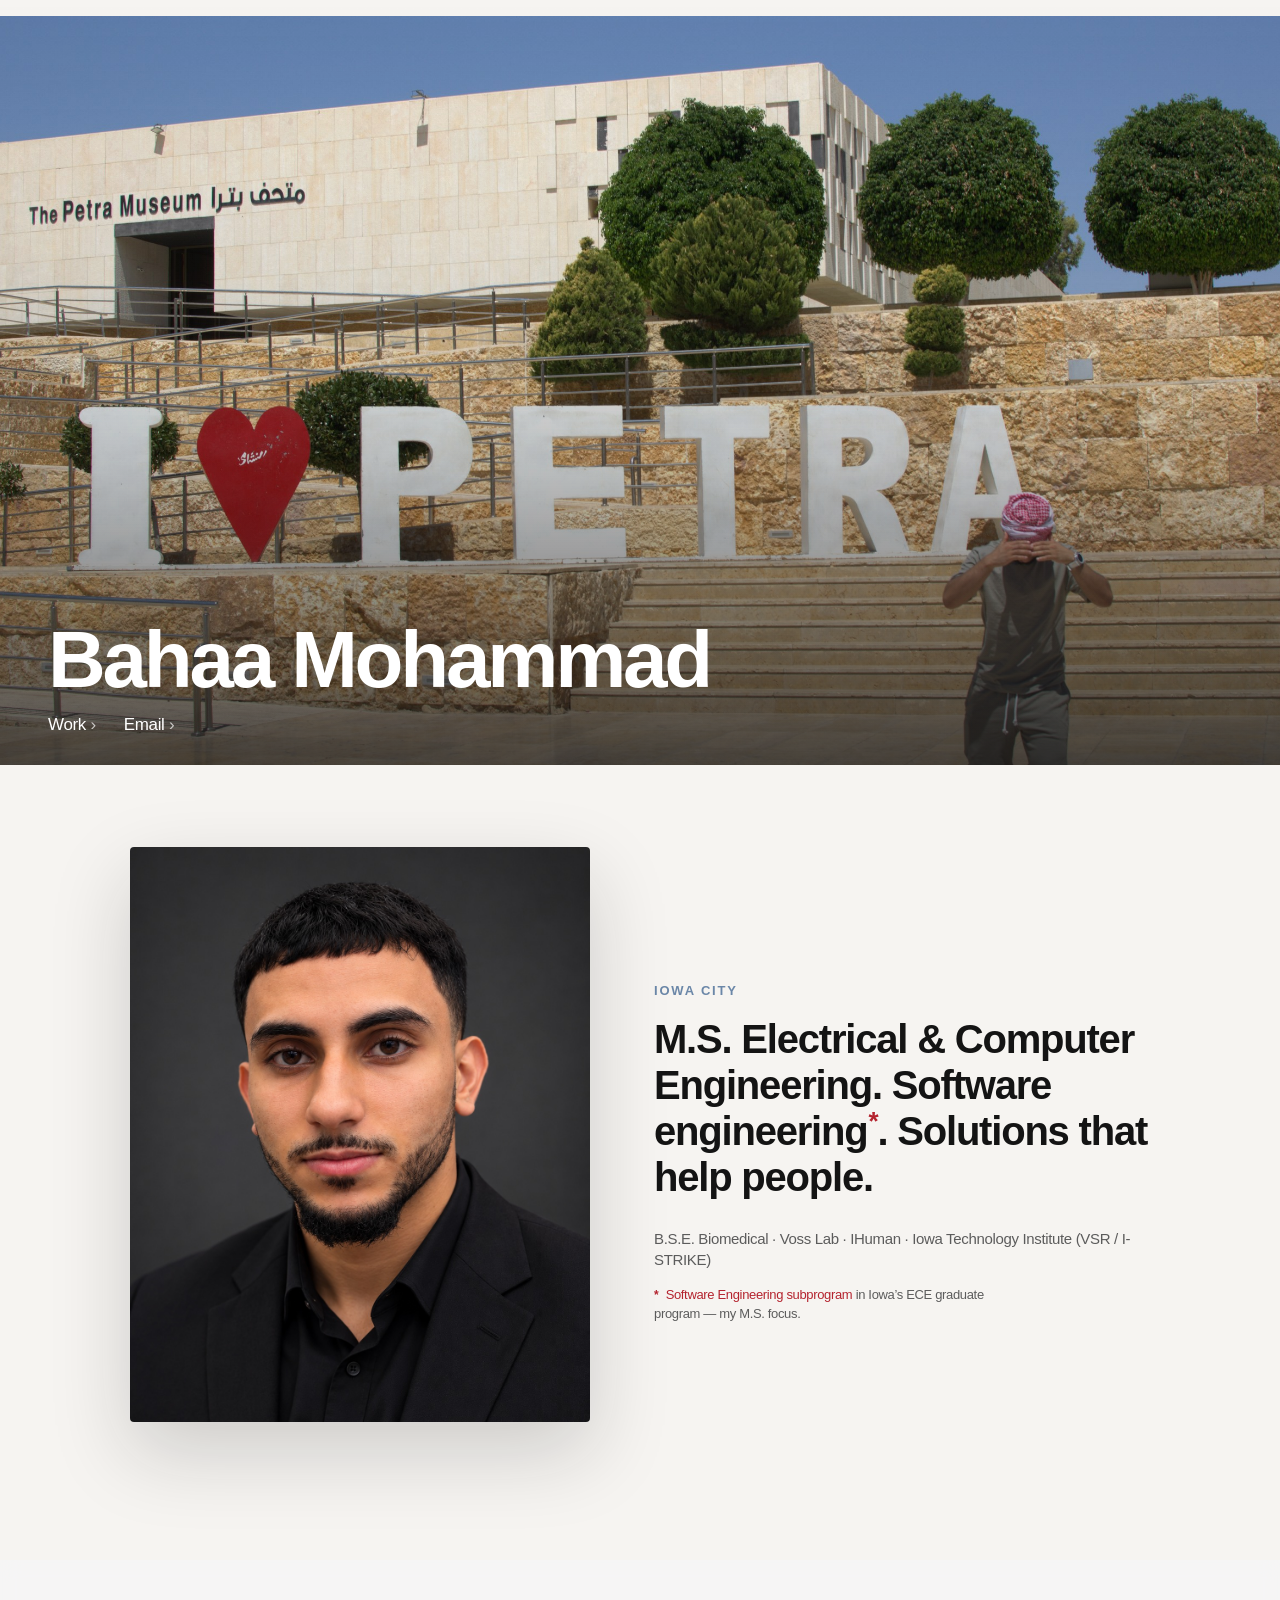
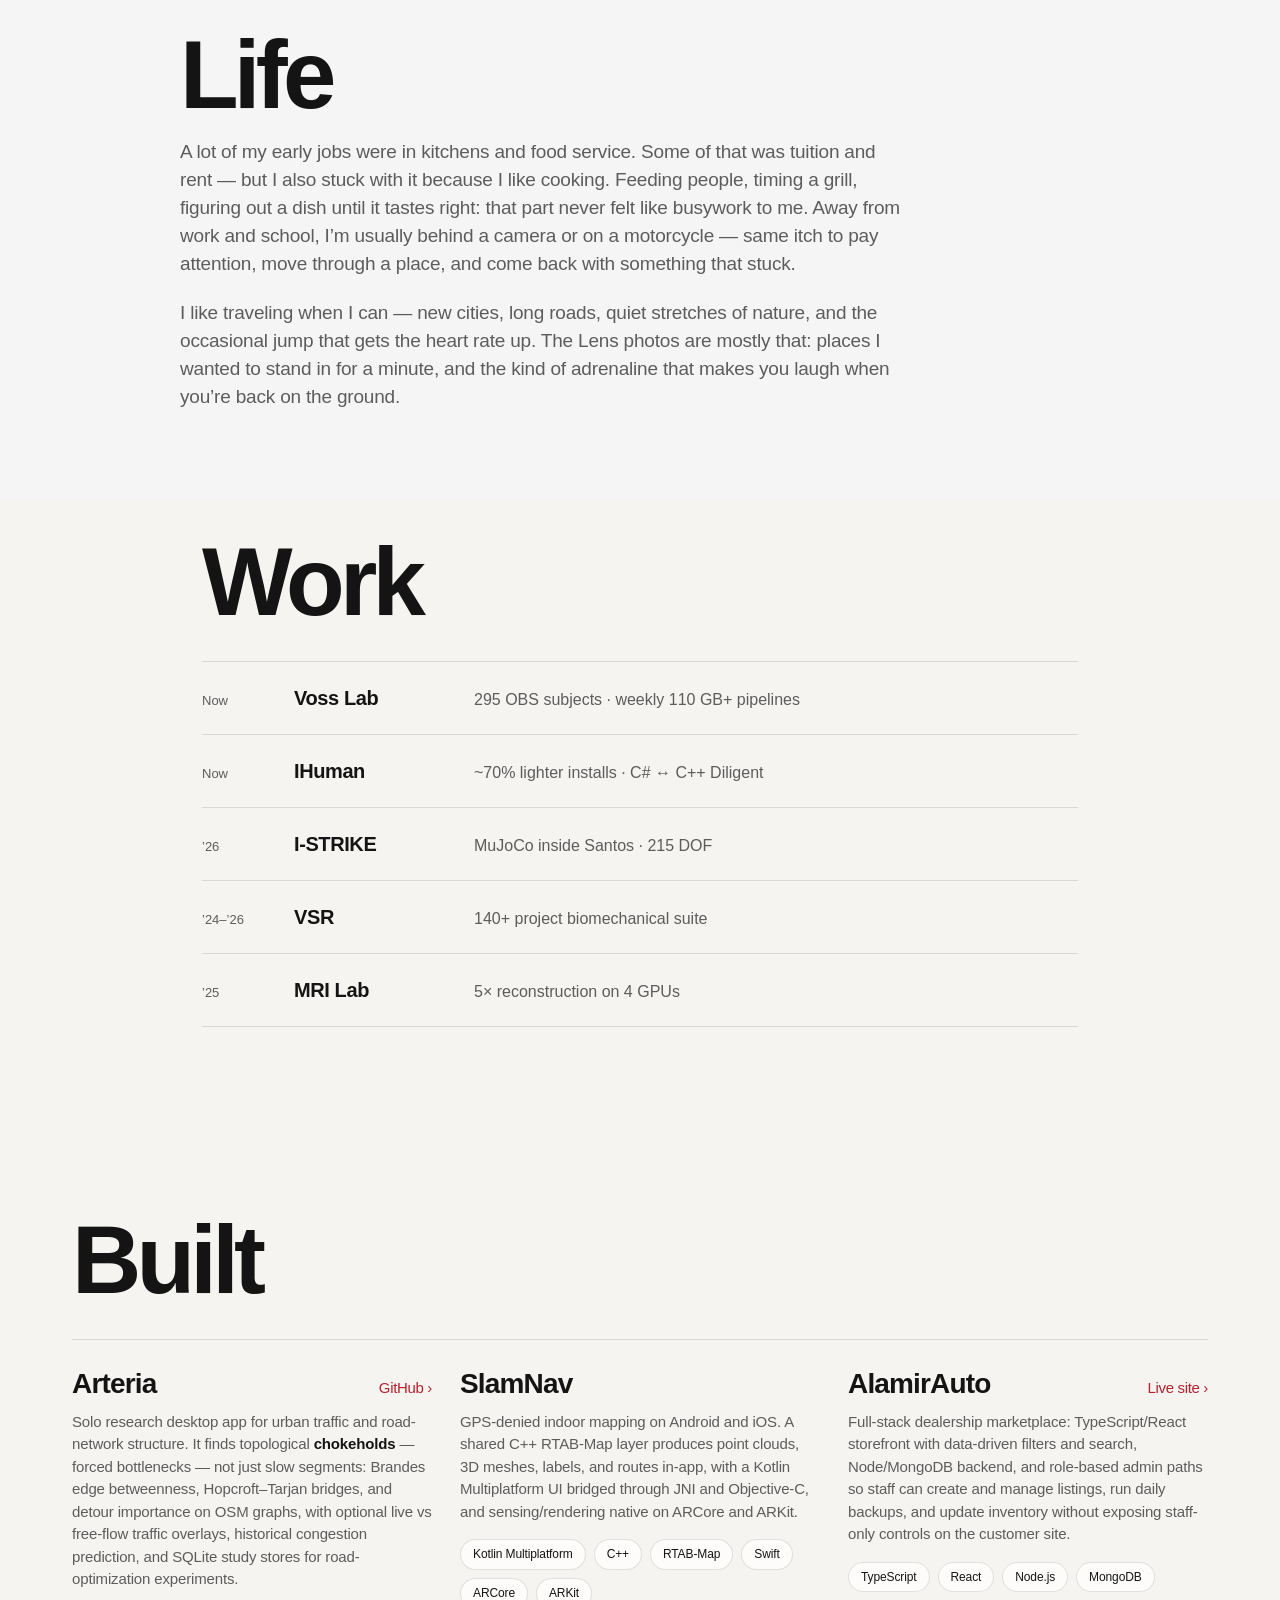
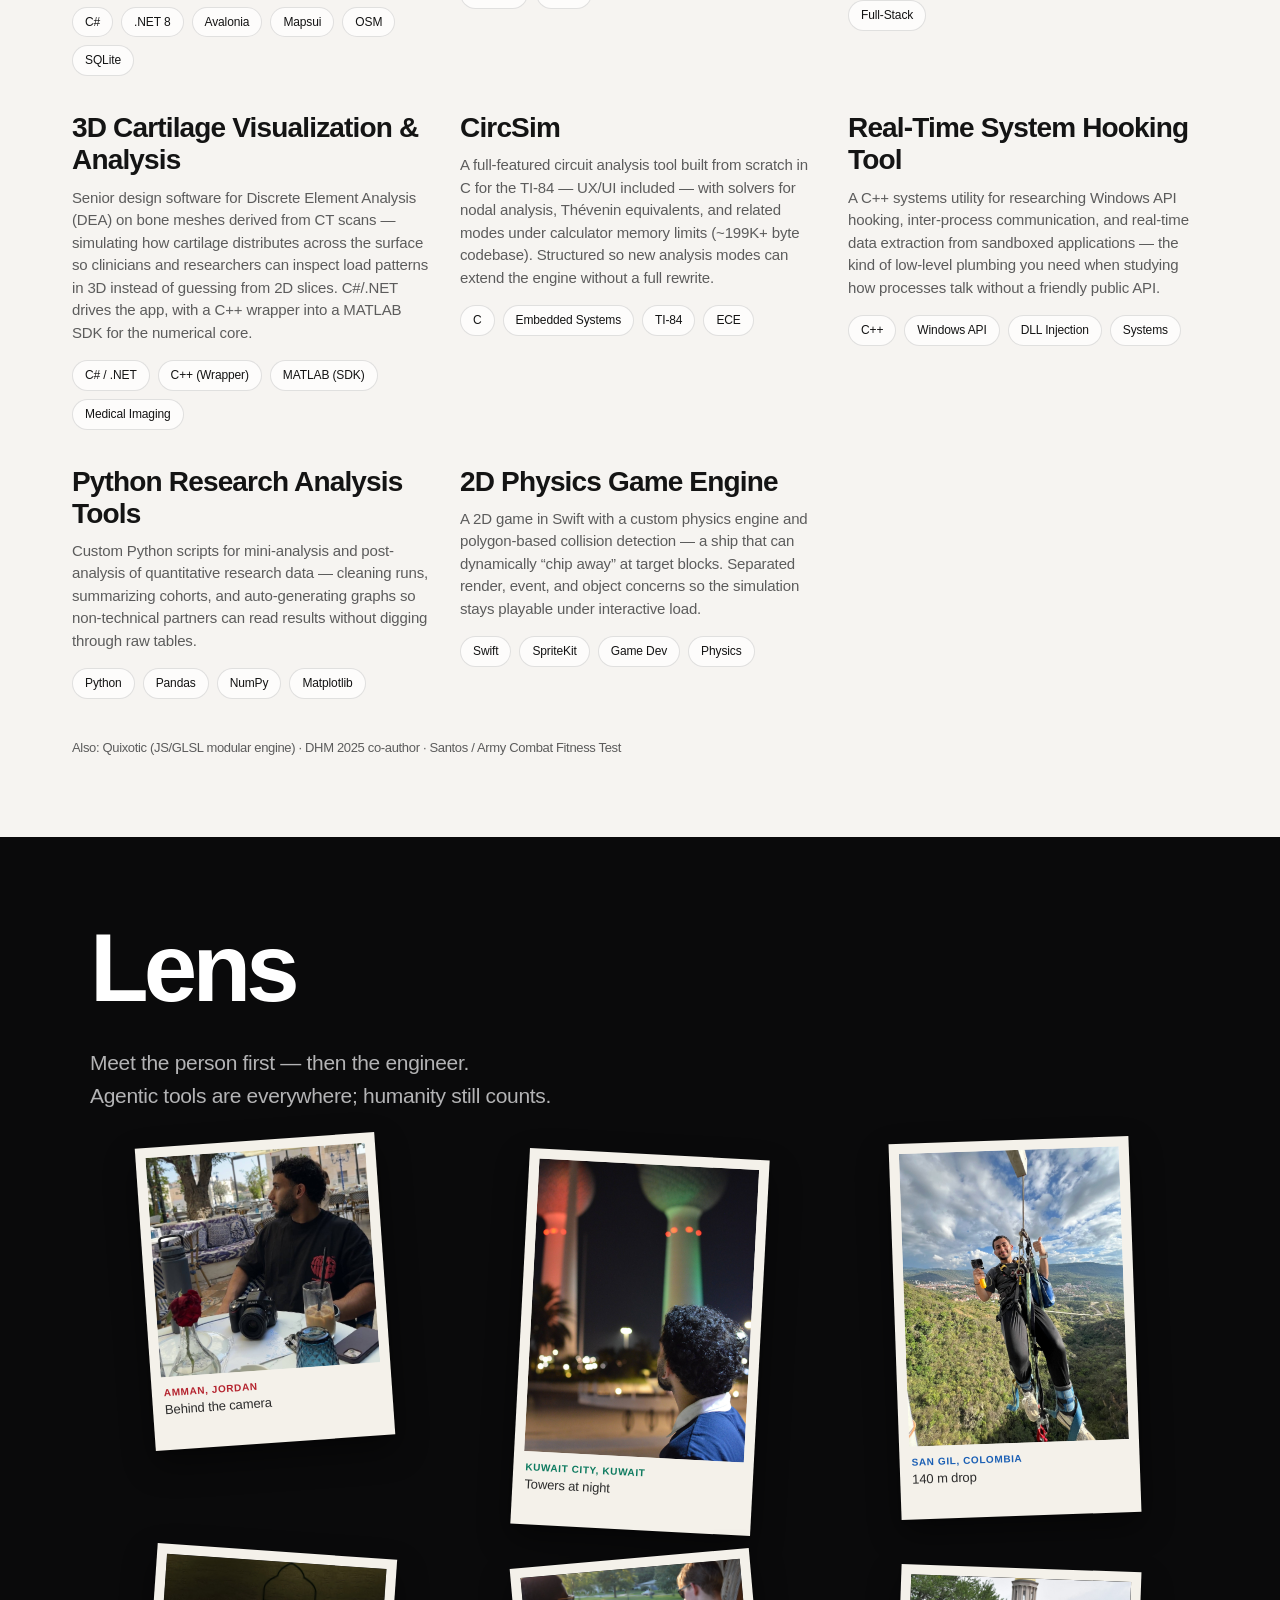
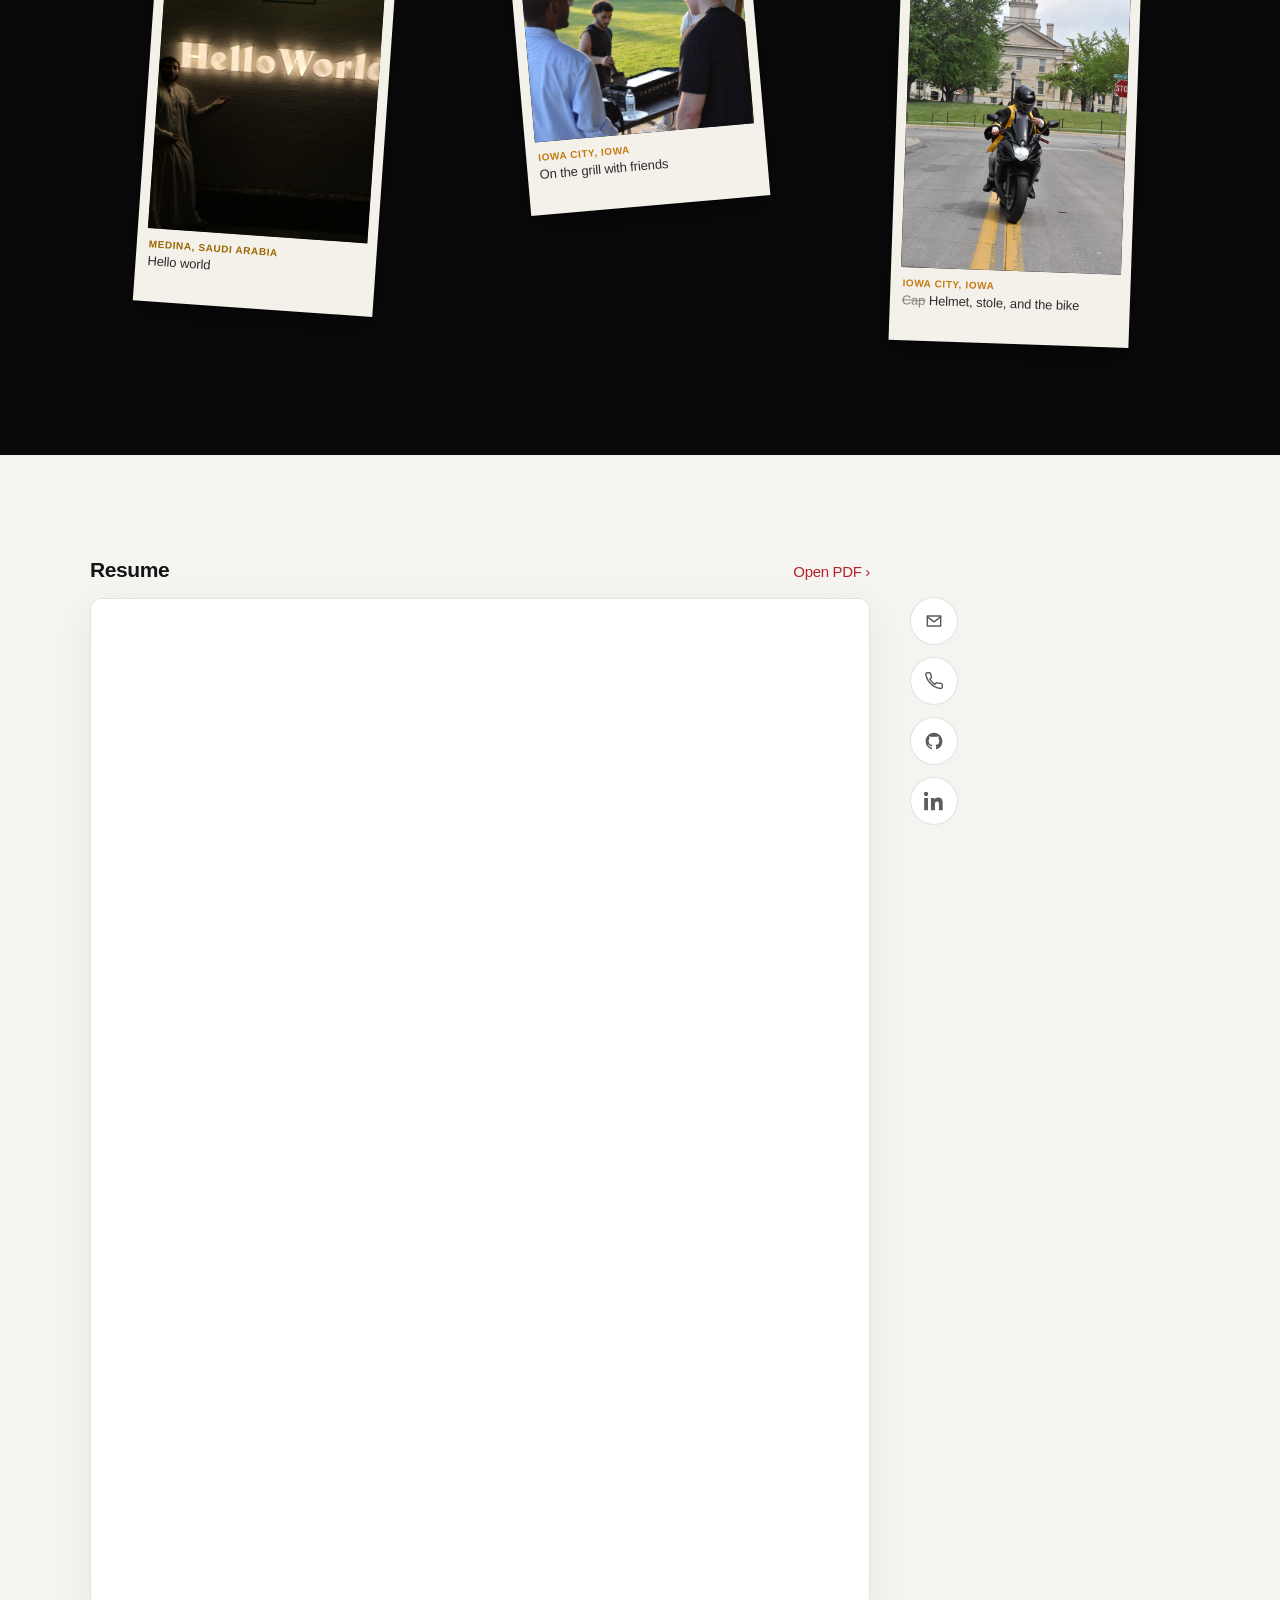
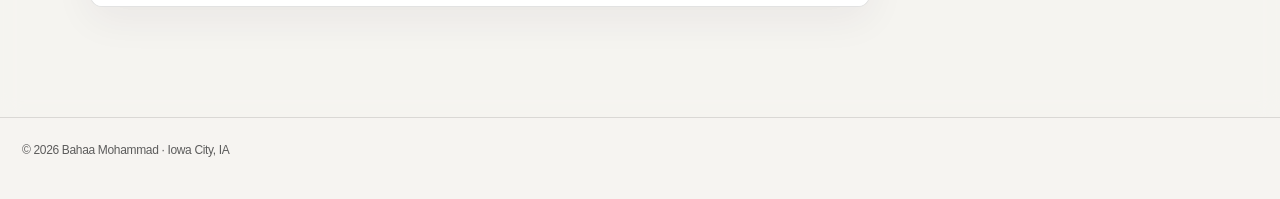
<file: index.html>
<!DOCTYPE html>
<html lang="en">
<head>
  <meta charset="UTF-8" />
  <meta name="viewport" content="width=device-width, initial-scale=1.0" />
  <meta name="description" content="Bahaa Mohammad — systems & research software. Iowa City." />
  <meta name="theme-color" content="#f6f4f1" />
  <title>Bahaa Mohammad</title>
  <link rel="icon" href="favicon.svg" type="image/svg+xml" />
  <link rel="icon" href="favicon.ico" sizes="any" />
  <link rel="apple-touch-icon" href="apple-touch-icon.png" />
  <script>document.documentElement.classList.add("js");</script>
  <link rel="stylesheet" href="site.css?v=5" />
  <link rel="preload" as="image" href="assets/hero.jpg" />
</head>
<body>
  <a class="skip" href="#main">Skip</a>
  <canvas id="bg-canvas" class="is-hidden" aria-hidden="true"></canvas>

  <main id="main">
    <section class="hero" id="top" data-scene>
      <div class="hero-frame">
        <img
          class="hero-img"
          src="assets/hero.jpg"
          alt="Looking toward the I heart Petra sign at The Petra Museum"
          width="2400"
          height="1590"
          fetchpriority="high"
          data-ken
        />
        <div class="hero-veil" aria-hidden="true"></div>
        <div class="hero-end">
          <h1>Bahaa Mohammad</h1>
          <div class="hero-links">
            <a href="#work">Work <span>›</span></a>
            <a href="mailto:bahaaaldinmohammad@gmail.com">Email <span>›</span></a>
          </div>
        </div>
      </div>
    </section>

    <section class="meet" id="about">
      <figure class="meet-photo" data-float>
        <img src="assets/headshot.jpg" alt="Bahaa Mohammad" width="1086" height="1357" />
      </figure>
      <div class="meet-copy">
        <p class="meet-kicker">Iowa City</p>
        <p class="meet-lead">
          M.S. Electrical &amp; Computer Engineering. Software engineering<sup class="meet-star" aria-hidden="true">*</sup>.
          Solutions that help people.
        </p>
        <p class="meet-aside">B.S.E. Biomedical · Voss Lab · IHuman · Iowa Technology Institute (VSR / I-STRIKE)</p>
        <p class="meet-note">
          <span class="meet-star" aria-hidden="true">*</span>
          <a href="https://engineering.uiowa.edu/ece/ece-graduate-program-overview/software-engineering-subprogram" target="_blank" rel="noopener">Software Engineering subprogram</a>
          in Iowa’s ECE graduate program — my M.S. focus.
        </p>
      </div>
    </section>

    <section class="personal" id="personal">
      <div class="personal-inner">
        <h2 class="section-word">Life</h2>
        <p class="personal-lead">
          A lot of my early jobs were in kitchens and food service. Some of that was tuition and rent —
          but I also stuck with it because I like cooking. Feeding people, timing a grill, figuring out
          a dish until it tastes right: that part never felt like busywork to me. Away from work and
          school, I’m usually behind a camera or on a motorcycle — same itch to pay attention, move
          through a place, and come back with something that stuck.
        </p>
        <p class="personal-lead personal-lead--follow">
          I like traveling when I can — new cities, long roads, quiet stretches of nature, and the
          occasional jump that gets the heart rate up. The Lens photos are mostly that: places I
          wanted to stand in for a minute, and the kind of adrenaline that makes you laugh when
          you’re back on the ground.
        </p>
      </div>
    </section>

    <section class="work" id="work">
      <h2 class="section-word">Work</h2>
      <ol class="rail">
        <li>
          <button type="button" class="rail-btn" aria-expanded="false">
            <span class="rail-when">Now</span>
            <span class="rail-who">Voss Lab</span>
            <span class="rail-what">295 OBS subjects · weekly 110&nbsp;GB+ pipelines</span>
          </button>
          <div class="rail-detail">
            <p class="rail-role">Software Engineer · HBC, University of Iowa · Jun 2026 – Present</p>
            <ul>
              <li>Cut cohort-review busywork for <strong>295</strong> BOOST OBS subjects — JATOS dumps → auto GGIR → REDCap checks → Python debrief reports.</li>
              <li>Automated JATOS pulls, Globus transfers, and HPC jobs syncing <strong>110&nbsp;GB+</strong> of multi-source study data on weekly pipelines.</li>
              <li>Shipped researcher-facing QC/debrief tooling that replaces spreadsheet triage with repeatable lab review.</li>
            </ul>
          </div>
        </li>
        <li>
          <button type="button" class="rail-btn" aria-expanded="false">
            <span class="rail-when">Now</span>
            <span class="rail-who">IHuman</span>
            <span class="rail-what">~70% lighter installs · C# ↔ C++ Diligent</span>
          </button>
          <div class="rail-detail">
            <p class="rail-role">Systems Engineer · Iowa City · May 2025 – Present</p>
            <ul>
              <li>Cut install weight ~<strong>70%</strong> across <strong>5</strong> simulation apps with an Oracle S3–backed C# release system (merge → rebuild → version/size JSON → S3).</li>
              <li>Integrated C#/.NET UI with C++ Diligent rendering; <strong>100%</strong> regression pass on the delivery path.</li>
              <li>Cleared cross-platform build, dependency, and runtime defects that blocked shippable releases.</li>
            </ul>
          </div>
        </li>
        <li>
          <button type="button" class="rail-btn" aria-expanded="false">
            <span class="rail-when">’26</span>
            <span class="rail-who">I-STRIKE</span>
            <span class="rail-what">MuJoCo inside Santos · 215 DOF</span>
          </button>
          <div class="rail-detail">
            <p class="rail-role">Research Software Engineer · Iowa Technology Institute (I-STRIKE) · Mar 2026 – May 2026</p>
            <ul>
              <li>Embedded a MuJoCo physics loop in Santos’s <strong>215</strong>-DOF engine via legacy C#/C++ interop.</li>
              <li>Fixed zero-mass bodies, frame mismatches, and anchors that blocked MuJoCo load/render.</li>
              <li>Rewrote a decade-old Santos manual (<strong>200+</strong> pages) and documented the Santos-to-MJCF handoff.</li>
            </ul>
          </div>
        </li>
        <li>
          <button type="button" class="rail-btn" aria-expanded="false">
            <span class="rail-when">’24–’26</span>
            <span class="rail-who">VSR</span>
            <span class="rail-what">140+ project biomechanical suite</span>
          </button>
          <div class="rail-detail">
            <p class="rail-role">Software Engineer · Iowa Technology Institute (VSR / Santos DHM) · Apr 2024 – Mar 2026</p>
            <ul>
              <li>Maintained a <strong>140+</strong> project C++/C#/.NET/Fortran biomechanical simulation suite.</li>
              <li>Owned GitLab CI and Santos kinematics-to-graphics pipelines across the multi-language stack.</li>
              <li>Triaged compile/runtime defects that kept the suite usable under concurrent project load.</li>
            </ul>
          </div>
        </li>
        <li>
          <button type="button" class="rail-btn" aria-expanded="false">
            <span class="rail-when">’25</span>
            <span class="rail-who">MRI Lab</span>
            <span class="rail-what">5× reconstruction on 4 GPUs</span>
          </button>
          <div class="rail-detail">
            <p class="rail-role">Undergraduate Researcher · Medical Imaging Lab · Aug 2025 – Dec 2025</p>
            <ul>
              <li>Built a multithreaded Python/BART MRI reconstruction pipeline across <strong>4</strong> GPUs — about <strong>5×</strong> faster.</li>
              <li>Automated ingest/validation so self-supervised manifold-learning got clean scan inputs.</li>
              <li>Prepared validated multi-scan datasets for repeatable reconstruction experiments.</li>
            </ul>
          </div>
        </li>
      </ol>
    </section>

    <section class="builds" id="projects">
      <h2 class="section-word">Built</h2>
      <ul class="project-board">
        <li class="project" data-reveal>
          <div class="project-top">
            <h3 class="project-name">Arteria</h3>
            <a class="project-ext" href="https://github.com/bahaaaldin214/arteria" target="_blank" rel="noopener">GitHub <span aria-hidden="true">›</span></a>
          </div>
          <p class="project-body">
            Solo research desktop app for urban traffic and road-network structure. It finds topological
            <strong>chokeholds</strong> — forced bottlenecks — not just slow segments: Brandes edge
            betweenness, Hopcroft–Tarjan bridges, and detour importance on OSM graphs, with optional
            live vs free-flow traffic overlays, historical congestion prediction, and SQLite study stores
            for road-optimization experiments.
          </p>
          <ul class="tech-bubbles" aria-label="Stack">
            <li>C#</li><li>.NET 8</li><li>Avalonia</li><li>Mapsui</li><li>OSM</li><li>SQLite</li>
          </ul>
        </li>

        <li class="project" data-reveal>
          <div class="project-top">
            <h3 class="project-name">SlamNav</h3>
          </div>
          <p class="project-body">
            GPS-denied indoor mapping on Android and iOS. A shared C++ RTAB-Map layer produces point
            clouds, 3D meshes, labels, and routes in-app, with a Kotlin Multiplatform UI bridged through
            JNI and Objective-C, and sensing/rendering native on ARCore and ARKit.
          </p>
          <ul class="tech-bubbles" aria-label="Stack">
            <li>Kotlin Multiplatform</li><li>C++</li><li>RTAB-Map</li><li>Swift</li><li>ARCore</li><li>ARKit</li>
          </ul>
        </li>

        <li class="project" data-reveal>
          <div class="project-top">
            <h3 class="project-name">AlamirAuto</h3>
            <a class="project-ext" href="https://alamirauto.com/" target="_blank" rel="noopener">Live site <span aria-hidden="true">›</span></a>
          </div>
          <p class="project-body">
            Full-stack dealership marketplace: TypeScript/React storefront with data-driven filters and
            search, Node/MongoDB backend, and role-based admin paths so staff can create and manage
            listings, run daily backups, and update inventory without exposing staff-only controls on
            the customer site.
          </p>
          <ul class="tech-bubbles" aria-label="Stack">
            <li>TypeScript</li><li>React</li><li>Node.js</li><li>MongoDB</li><li>Full-Stack</li>
          </ul>
        </li>

        <li class="project" data-reveal>
          <div class="project-top">
            <h3 class="project-name">3D Cartilage Visualization &amp; Analysis</h3>
          </div>
          <p class="project-body">
            Senior design software for Discrete Element Analysis (DEA) on bone meshes derived from CT
            scans — simulating how cartilage distributes across the surface so clinicians and researchers
            can inspect load patterns in 3D instead of guessing from 2D slices. C#/.NET drives the app,
            with a C++ wrapper into a MATLAB SDK for the numerical core.
          </p>
          <ul class="tech-bubbles" aria-label="Stack">
            <li>C# / .NET</li><li>C++ (Wrapper)</li><li>MATLAB (SDK)</li><li>Medical Imaging</li>
          </ul>
        </li>

        <li class="project" data-reveal>
          <div class="project-top">
            <h3 class="project-name">CircSim</h3>
          </div>
          <p class="project-body">
            A full-featured circuit analysis tool built from scratch in C for the TI-84 — UX/UI included —
            with solvers for nodal analysis, Thévenin equivalents, and related modes under calculator
            memory limits (~199K+ byte codebase). Structured so new analysis modes can extend the engine
            without a full rewrite.
          </p>
          <ul class="tech-bubbles" aria-label="Stack">
            <li>C</li><li>Embedded Systems</li><li>TI-84</li><li>ECE</li>
          </ul>
        </li>

        <li class="project" data-reveal>
          <div class="project-top">
            <h3 class="project-name">Real-Time System Hooking Tool</h3>
          </div>
          <p class="project-body">
            A C++ systems utility for researching Windows API hooking, inter-process communication, and
            real-time data extraction from sandboxed applications — the kind of low-level plumbing you
            need when studying how processes talk without a friendly public API.
          </p>
          <ul class="tech-bubbles" aria-label="Stack">
            <li>C++</li><li>Windows API</li><li>DLL Injection</li><li>Systems</li>
          </ul>
        </li>

        <li class="project" data-reveal>
          <div class="project-top">
            <h3 class="project-name">Python Research Analysis Tools</h3>
          </div>
          <p class="project-body">
            Custom Python scripts for mini-analysis and post-analysis of quantitative research data —
            cleaning runs, summarizing cohorts, and auto-generating graphs so non-technical partners can
            read results without digging through raw tables.
          </p>
          <ul class="tech-bubbles" aria-label="Stack">
            <li>Python</li><li>Pandas</li><li>NumPy</li><li>Matplotlib</li>
          </ul>
        </li>

        <li class="project" data-reveal>
          <div class="project-top">
            <h3 class="project-name">2D Physics Game Engine</h3>
          </div>
          <p class="project-body">
            A 2D game in Swift with a custom physics engine and polygon-based collision detection —
            a ship that can dynamically “chip away” at target blocks. Separated render, event, and
            object concerns so the simulation stays playable under interactive load.
          </p>
          <ul class="tech-bubbles" aria-label="Stack">
            <li>Swift</li><li>SpriteKit</li><li>Game Dev</li><li>Physics</li>
          </ul>
        </li>
      </ul>
      <p class="credit">Also: Quixotic (JS/GLSL modular engine) · DHM 2025 co-author · Santos / Army Combat Fitness Test</p>
    </section>

    <!-- Polaroid scatter on black -->
    <section class="lens" id="lens">
      <div class="lens-head">
        <h2 class="section-word section-word--light">Lens</h2>
        <p class="lens-sub">
          Meet the person first — then the engineer.<br />
          Agentic tools are everywhere; humanity still counts.
        </p>
      </div>
      <div class="polaroid-desk" aria-label="Photo prints">
        <figure class="polaroid polaroid--1" data-place="jordan">
          <div class="polaroid-print">
            <img src="assets/hero-square.jpg" alt="Cafe table with Nikon, side profile — Amman, Jordan" width="1242" height="1242" loading="lazy" />
          </div>
          <figcaption><span class="place">Amman, Jordan</span> Behind the camera</figcaption>
        </figure>
        <figure class="polaroid polaroid--2" data-place="kuwait">
          <div class="polaroid-print">
            <img src="assets/lens-kuwait.jpg" alt="Looking toward the Kuwait Towers at night — Kuwait City" width="1457" height="2200" loading="lazy" />
          </div>
          <figcaption><span class="place">Kuwait City, Kuwait</span> Towers at night</figcaption>
        </figure>
        <figure class="polaroid polaroid--3" data-place="colombia">
          <div class="polaroid-print">
            <img src="assets/lens-bungee.jpg" alt="A 140 meter bungee drop in San Gil, Colombia" width="1536" height="2048" loading="lazy" />
          </div>
          <figcaption><span class="place">San Gil, Colombia</span> 140 m drop</figcaption>
        </figure>
        <figure class="polaroid polaroid--4" data-place="medina">
          <div class="polaroid-print">
            <img src="assets/lens-helloworld.jpg" alt="HelloWorld sign in Medina, Saudi Arabia" width="2062" height="2200" loading="lazy" />
          </div>
          <figcaption><span class="place">Medina, Saudi Arabia</span> Hello world</figcaption>
        </figure>
        <figure class="polaroid polaroid--5" data-place="iowa">
          <div class="polaroid-print">
            <img src="assets/life-grill.jpg" alt="Grilling outdoors with friends in Iowa City" width="2000" height="1324" loading="lazy" />
          </div>
          <figcaption><span class="place">Iowa City, Iowa</span> On the grill with friends</figcaption>
        </figure>
        <figure class="polaroid polaroid--6" data-place="iowa">
          <div class="polaroid-print">
            <img src="assets/life-moto.jpg" alt="Graduation day on a motorcycle by the Old Capitol — helmet, stole, and the bike, Iowa City" width="1333" height="2000" loading="lazy" />
          </div>
          <figcaption><span class="place">Iowa City, Iowa</span> <s>Cap</s> Helmet, stole, and the bike</figcaption>
        </figure>
      </div>
    </section>

    <section class="bye" id="contact">
      <div class="bye-inner">
        <div class="bye-resume">
          <div class="bye-resume-bar">
            <h3>Resume</h3>
            <a href="Bahaaaldin_Mohammad_Software_Engineer.pdf?v=20261014" target="_blank" rel="noopener">Open PDF <span aria-hidden="true">›</span></a>
          </div>
          <div class="bye-resume-frame">
            <iframe
              class="bye-resume-embed"
              src="Bahaaaldin_Mohammad_Software_Engineer.pdf?v=20261014#toolbar=0&navpanes=0&scrollbar=0&view=FitH"
              title="Bahaa Mohammad resume"
            ></iframe>
            <p class="bye-resume-fallback">
              PDF preview blocked here.
              <a href="Bahaaaldin_Mohammad_Software_Engineer.pdf?v=20261014" target="_blank" rel="noopener">Download the resume</a>
              instead — links to GitHub and LinkedIn are inside.
            </p>
          </div>
        </div>

        <aside class="bye-links" aria-label="Contact">
          <a class="icon-link" href="mailto:bahaaaldinmohammad@gmail.com">
            <span class="icon-link-glyph" aria-hidden="true">
              <svg viewBox="0 0 24 24" width="20" height="20" fill="none" stroke="currentColor" stroke-width="1.75" stroke-linecap="round" stroke-linejoin="round"><path d="M4 6h16v12H4z"/><path d="m4 7 8 6 8-6"/></svg>
            </span>
            <span class="icon-link-text">bahaaaldinmohammad@gmail.com</span>
          </a>
          <a class="icon-link" href="tel:+13196774769">
            <span class="icon-link-glyph" aria-hidden="true">
              <svg viewBox="0 0 24 24" width="20" height="20" fill="none" stroke="currentColor" stroke-width="1.75" stroke-linecap="round" stroke-linejoin="round"><path d="M22 16.92v2a2 2 0 0 1-2.18 2 19.8 19.8 0 0 1-8.63-3.07 19.5 19.5 0 0 1-6-6A19.8 19.8 0 0 1 2.12 4.18 2 2 0 0 1 4.11 2h2a2 2 0 0 1 2 1.72c.13.96.35 1.9.66 2.81a2 2 0 0 1-.45 2.11L7.09 9.91a16 16 0 0 0 6 6l1.27-1.27a2 2 0 0 1 2.11-.45c.91.31 1.85.53 2.81.66A2 2 0 0 1 22 16.92z"/></svg>
            </span>
            <span class="icon-link-text">(319) 677-4769</span>
          </a>
          <a class="icon-link" href="https://github.com/bahaaaldin214" target="_blank" rel="noopener">
            <span class="icon-link-glyph" aria-hidden="true">
              <svg viewBox="0 0 24 24" width="20" height="20" fill="currentColor"><path d="M12 2C6.48 2 2 6.58 2 12.26c0 4.52 2.87 8.35 6.84 9.7.5.1.68-.22.68-.49 0-.24-.01-.87-.01-1.7-2.78.62-3.37-1.37-3.37-1.37-.45-1.18-1.11-1.5-1.11-1.5-.91-.64.07-.63.07-.63 1 .07 1.53 1.06 1.53 1.06.89 1.56 2.34 1.11 2.91.85.09-.66.35-1.11.63-1.37-2.22-.26-4.56-1.14-4.56-5.07 0-1.12.39-2.03 1.03-2.75-.1-.26-.45-1.3.1-2.7 0 0 .84-.27 2.75 1.05A9.3 9.3 0 0 1 12 6.9c.85 0 1.71.12 2.51.35 1.9-1.32 2.74-1.05 2.74-1.05.55 1.4.2 2.44.1 2.7.64.72 1.03 1.63 1.03 2.75 0 3.94-2.34 4.8-4.57 5.06.36.32.68.94.68 1.9 0 1.37-.01 2.47-.01 2.81 0 .27.18.59.69.49A10.03 10.03 0 0 0 22 12.26C22 6.58 17.52 2 12 2z"/></svg>
            </span>
            <span class="icon-link-text">github.com/bahaaaldin214</span>
          </a>
          <a class="icon-link" href="https://www.linkedin.com/in/bahmohammad/" target="_blank" rel="noopener">
            <span class="icon-link-glyph" aria-hidden="true">
              <svg viewBox="0 0 24 24" width="20" height="20" fill="currentColor"><path d="M4.98 3.5C4.98 4.88 3.86 6 2.5 6S0 4.88 0 3.5 1.12 1 2.5 1s2.48 1.12 2.48 2.5zM.24 8.25h4.52V23H.24V8.25zM8.34 8.25h4.33v2.01h.06c.6-1.14 2.08-2.34 4.28-2.34 4.58 0 5.42 3.01 5.42 6.93V23h-4.52v-6.66c0-1.59-.03-3.63-2.21-3.63-2.21 0-2.55 1.73-2.55 3.51V23H8.34V8.25z"/></svg>
            </span>
            <span class="icon-link-text">linkedin.com/in/bahmohammad</span>
          </a>
        </aside>
      </div>
    </section>
  </main>

  <footer class="foot">
    <span>© <span id="year"></span> Bahaa Mohammad · Iowa City, IA</span>
  </footer>

  <script src="main.js?v=5" defer></script>
</body>
</html>
</file>
<file: site.css>
/* Photo-led personal site — palette from cafe frame (marble, ink, rose, foliage) */

:root {
  --paper: #f6f4f1;
  --ink: #141414;
  --mute: #5c5c5c;
  --line: rgba(20, 20, 20, 0.12);
  --rose: #b4232e;
  --rose-soft: #c45a5a;
  --sky: #6b87a8;
  --font: "SF Pro Display", "SF Pro Text", -apple-system, BlinkMacSystemFont,
    "Segoe UI", sans-serif;
  --spring: linear(
    0,
    0.006,
    0.025 2.8%,
    0.101 6.1%,
    0.539 18.9%,
    0.721 25.3%,
    0.849 31.2%,
    0.937 38.1%,
    0.968 42.1%,
    0.991 46.7%,
    1.006 51.5%,
    1.01 58.7%,
    1.001 81.3%,
    1
  );
}

*,
*::before,
*::after {
  box-sizing: border-box;
}

html {
  scroll-behavior: smooth;
  background: var(--paper);
}

@media (prefers-reduced-motion: reduce) {
  html {
    scroll-behavior: auto;
  }
}

body {
  margin: 0;
  font-family: var(--font);
  background: var(--paper);
  color: var(--ink);
  font-size: 17px;
  line-height: 1.4;
  letter-spacing: -0.02em;
  -webkit-font-smoothing: antialiased;
}

/* Plexus network — full scroll backdrop */
#bg-canvas {
  position: fixed;
  inset: 0;
  width: 100%;
  height: 100%;
  z-index: 0;
  pointer-events: none;
  opacity: 0.85;
}

#bg-canvas.is-hidden {
  display: none;
}

main {
  position: relative;
  z-index: 1;
}

img {
  display: block;
  max-width: 100%;
}

a {
  color: inherit;
}

.skip {
  position: absolute;
  left: -999px;
}
.skip:focus {
  left: 12px;
  top: 12px;
  z-index: 9;
  background: #fff;
  padding: 8px 12px;
}

/* —— Hero: full width, native ratio, capped so name stays on-screen —— */
.hero {
  position: relative;
  display: block;
  padding: 0;
  background: transparent;
  color: #fff;
  overflow: visible;
}

.hero-frame {
  position: relative;
  width: 100%;
  overflow: hidden;
  border-radius: 0;
  box-shadow: none;
  /* Prefer Petra ratio, but never taller than the viewport */
  aspect-ratio: 2400 / 1590;
  max-height: 85svh;
  min-height: 280px;
}

@supports (height: 100dvh) {
  .hero-frame {
    max-height: 85dvh;
  }
}

.hero-img {
  width: 100%;
  height: 100%;
  object-fit: cover;
  object-position: 42% 48%;
  transform: scale(1.06);
  transform-origin: 45% 50%;
  will-change: transform;
  display: block;
}

.hero-veil {
  position: absolute;
  inset: 0;
  background: linear-gradient(
    to top,
    rgba(10, 10, 12, 0.72) 0%,
    rgba(10, 10, 12, 0.28) 38%,
    rgba(10, 10, 12, 0.08) 62%,
    transparent 100%
  );
  pointer-events: none;
}

.hero-end {
  position: absolute;
  left: 0;
  right: 0;
  bottom: 0;
  z-index: 2;
  padding: 0 clamp(22px, 4vw, 48px) clamp(28px, 4vw, 48px);
  max-width: 980px;
  /* Keep type inside the visible frame even when height is capped */
  padding-bottom: max(28px, env(safe-area-inset-bottom, 0px) + 24px);
}

.hero h1 {
  margin: 0 0 14px;
  font-size: clamp(36px, 7.5vw, 80px);
  font-weight: 700;
  letter-spacing: -0.04em;
  line-height: 0.98;
}

.hero-links {
  display: flex;
  flex-wrap: wrap;
  gap: 20px 28px;
}

.hero-links a {
  color: #fff;
  text-decoration: none;
  font-size: 17px;
}

.hero-links a span {
  color: rgba(255, 255, 255, 0.7);
}

.hero-links a:hover {
  text-decoration: underline;
  text-underline-offset: 4px;
}

/* Short viewports: trade a bit of photo for guaranteed name + CTAs */
@media (max-height: 640px) {
  .hero-frame {
    max-height: 78svh;
    min-height: 240px;
  }

  .hero h1 {
    font-size: clamp(28px, 8vw, 48px);
    margin-bottom: 10px;
  }

  .hero-end {
    padding-bottom: 20px;
  }
}

@media (max-height: 480px) {
  .hero-frame {
    max-height: 72svh;
  }
}

/* —— Meet: square portrait + short copy —— */
.meet {
  display: grid;
  gap: 36px;
  padding: 72px 22px 80px;
  max-width: 1100px;
  margin: 0 auto;
  align-items: center;
}

@media (min-width: 800px) {
  .meet {
    grid-template-columns: minmax(280px, 460px) 1fr;
    gap: 64px;
    padding: 100px 40px 120px;
  }
}

.meet-photo {
  margin: 0;
  border-radius: 4px;
  overflow: hidden;
  aspect-ratio: 4 / 5;
  box-shadow: 0 30px 80px rgba(20, 20, 20, 0.18);
}

.meet-photo img {
  width: 100%;
  height: 100%;
  object-fit: cover;
  object-position: center 18%;
}

.meet-kicker {
  margin: 0 0 16px;
  font-size: 13px;
  letter-spacing: 0.14em;
  text-transform: uppercase;
  color: var(--sky);
  font-weight: 600;
}

.meet-lead {
  margin: 0 0 28px;
  font-size: clamp(26px, 3.5vw, 40px);
  font-weight: 600;
  letter-spacing: -0.03em;
  line-height: 1.15;
  max-width: 14em;
}

.personal {
  padding: 72px 22px 88px;
  background: rgba(245, 245, 247, 0.72);
  backdrop-filter: blur(10px);
  -webkit-backdrop-filter: blur(10px);
}

.personal-inner {
  max-width: 920px;
  margin: 0 auto;
}

.personal .section-word {
  margin-bottom: 20px;
}

.personal-lead {
  margin: 0;
  max-width: 38em;
  font-size: 19px;
  font-weight: 400;
  letter-spacing: -0.01em;
  line-height: 1.47;
  color: var(--mute);
}

.personal-lead--follow {
  margin-top: 1.1em;
}

.meet-aside {
  margin: 0;
  font-size: 15px;
  color: var(--mute);
}

.meet-star {
  font-size: 0.65em;
  font-weight: 600;
  color: var(--rose);
  vertical-align: super;
  line-height: 0;
}

.meet-lead .meet-star {
  margin-left: 1px;
}

.meet-note {
  margin: 16px 0 0;
  max-width: 28em;
  font-size: 13px;
  line-height: 1.45;
  color: var(--mute);
}

.meet-note .meet-star {
  margin-right: 4px;
  vertical-align: baseline;
  font-size: 12px;
}

.meet-note a {
  color: var(--rose);
  text-decoration: none;
}

.meet-note a:hover {
  text-decoration: underline;
  text-underline-offset: 2px;
}

/* —— Work rail —— */
.work {
  padding: 40px 22px 100px;
  max-width: 920px;
  margin: 0 auto;
}

.section-word {
  margin: 0 0 36px;
  font-size: clamp(48px, 10vw, 96px);
  font-weight: 700;
  letter-spacing: -0.05em;
  line-height: 0.9;
}

.section-word--light {
  color: #fff;
}

.rail {
  list-style: none;
  margin: 0;
  padding: 0;
}

.rail > li {
  border-top: 1px solid var(--line);
}

.rail > li:last-child {
  border-bottom: 1px solid var(--line);
}

.rail-btn {
  width: 100%;
  display: grid;
  grid-template-columns: 64px 1fr;
  gap: 6px 20px;
  padding: 22px 0;
  border: 0;
  background: transparent;
  font: inherit;
  color: inherit;
  text-align: left;
  cursor: pointer;
  align-items: baseline;
}

@media (min-width: 700px) {
  .rail-btn {
    grid-template-columns: 72px 160px 1fr;
  }
}

.rail-btn[aria-expanded="true"] .rail-who,
.rail-btn:hover .rail-who,
.rail-btn:focus-visible .rail-who {
  color: var(--rose);
  transform: scale(1.04);
}

.rail-when {
  font-size: 13px;
  color: var(--mute);
  font-variant-numeric: tabular-nums;
}

.rail-who {
  font-size: 20px;
  font-weight: 600;
  letter-spacing: -0.02em;
  display: inline-block;
  transform-origin: left center;
  transition: color 0.25s ease, transform 0.35s var(--spring);
}

.rail-what {
  grid-column: 2 / -1;
  font-size: 15px;
  color: var(--mute);
}

@media (min-width: 700px) {
  .rail-what {
    grid-column: auto;
    font-size: 16px;
  }
}

.rail-detail {
  max-height: 0;
  overflow: hidden;
  opacity: 0;
  padding: 0;
  transition: max-height 0.5s var(--spring), opacity 0.35s ease,
    padding 0.35s ease;
}

.rail > li.is-open .rail-detail {
  max-height: 420px;
  opacity: 1;
  padding: 0 0 28px;
}

.rail-role {
  margin: 0 0 12px;
  font-size: 13px;
  color: var(--mute);
}

.rail-detail ul {
  margin: 0;
  padding: 0 0 0 1.1em;
  color: var(--mute);
  font-size: 15px;
  line-height: 1.45;
}

.rail-detail li + li {
  margin-top: 8px;
}

.rail-detail strong {
  color: var(--ink);
  font-weight: 600;
}

/* —— Built: project board + tech bubbles —— */
.builds {
  padding: 90px 22px 80px;
  max-width: 1180px;
  margin: 0 auto;
}

.project-board {
  list-style: none;
  margin: 0;
  padding: 0;
  display: grid;
  /* column count = floor(width / min track); grows/shrinks with viewport */
  grid-template-columns: repeat(auto-fit, minmax(min(100%, 300px), 1fr));
  gap: 36px 28px;
  border-top: 1px solid var(--line);
  padding-top: 28px;
}

.project {
  padding: 0;
  min-width: 0;
}

.project-top {
  display: flex;
  flex-wrap: wrap;
  align-items: baseline;
  justify-content: space-between;
  gap: 8px 16px;
  margin-bottom: 10px;
}

.project-name {
  margin: 0;
  font-size: clamp(20px, 2.4vw, 28px);
  font-weight: 600;
  letter-spacing: -0.03em;
  line-height: 1.15;
}

.project-ext {
  font-size: 15px;
  color: var(--rose);
  text-decoration: none;
  white-space: nowrap;
}

.project-ext:hover {
  text-decoration: underline;
  text-underline-offset: 3px;
}

.project-body {
  margin: 0 0 16px;
  font-size: 15px;
  line-height: 1.5;
  letter-spacing: -0.01em;
  color: var(--mute);
}

.project-body strong {
  color: var(--ink);
  font-weight: 600;
}

.tech-bubbles {
  list-style: none;
  margin: 0;
  padding: 0;
  display: flex;
  flex-wrap: wrap;
  gap: 8px;
}

.tech-bubbles li {
  display: inline-flex;
  align-items: center;
  padding: 6px 12px;
  border-radius: 999px;
  border: 1px solid var(--line);
  background: rgba(255, 255, 255, 0.72);
  font-size: 12px;
  font-weight: 500;
  letter-spacing: -0.01em;
  color: var(--ink);
}

.credit {
  margin: 40px 0 0;
  font-size: 13px;
  color: var(--mute);
}

/* —— Lens: polaroid grid (3×2 / 2×3) —— */
.lens {
  background: #0a0a0b;
  color: #f5f5f7;
  padding: clamp(56px, 8vw, 88px) clamp(16px, 3vw, 40px) clamp(72px, 10vw, 110px);
  overflow: hidden;
}

.lens-head {
  max-width: min(1100px, 96vw);
  margin: 0 auto 28px;
}

.lens-sub {
  margin: 14px 0 0;
  max-width: min(42em, 94vw);
  font-size: clamp(17px, 2.2vw, 21px);
  font-weight: 400;
  letter-spacing: -0.015em;
  line-height: 1.45;
  color: rgba(245, 245, 247, 0.72);
}

.lens-sub br {
  display: block;
  content: "";
  margin-top: 0.15em;
}

.polaroid-desk {
  width: min(1100px, 96vw);
  margin: 0 auto;
  display: grid;
  gap: clamp(16px, 2.2vw, 28px) clamp(12px, 2vw, 24px);
  /* Default: 3×2 box */
  grid-template-columns: repeat(3, minmax(0, 1fr));
  align-items: start;
  justify-items: center;
  aspect-ratio: 3 / 2.15;
  max-height: min(72vh, 720px);
}

.polaroid {
  margin: 0;
  position: relative;
  width: min(100%, 240px);
  background: #f4f1ea;
  padding: 10px 10px 32px;
  box-shadow:
    0 14px 32px rgba(0, 0, 0, 0.45),
    0 2px 4px rgba(0, 0, 0, 0.25);
  z-index: 1;
}

.polaroid-print {
  aspect-ratio: 1;
  overflow: hidden;
  background: #1a1a1a;
}

.polaroid-print img {
  width: 100%;
  height: 100%;
  object-fit: cover;
  display: block;
}

.polaroid figcaption {
  margin: 10px 2px 0;
  font-family: "SF Pro Text", -apple-system, BlinkMacSystemFont, "Segoe UI",
    sans-serif;
  font-size: clamp(11px, 1.1vw, 13px);
  font-weight: 500;
  letter-spacing: -0.01em;
  color: #2c2c2c;
  line-height: 1.25;
}

.polaroid figcaption s {
  text-decoration: line-through;
  opacity: 0.55;
}

.polaroid .place {
  display: block;
  margin-bottom: 2px;
  font-size: clamp(9px, 0.9vw, 10px);
  font-weight: 700;
  letter-spacing: 0.06em;
  text-transform: uppercase;
}

.polaroid[data-place="jordan"] .place {
  color: #b4232e;
}
.polaroid[data-place="kuwait"] .place {
  color: #0d7a5f;
}
.polaroid[data-place="colombia"] .place {
  color: #1a5fb4;
}
.polaroid[data-place="medina"] .place {
  color: #9a6700;
}
.polaroid[data-place="iowa"] .place {
  color: #c47a12;
}

.polaroid--2 .polaroid-print,
.polaroid--3 .polaroid-print,
.polaroid--6 .polaroid-print {
  aspect-ratio: 3 / 4;
}

.polaroid--4 .polaroid-print {
  aspect-ratio: 4 / 5;
}

.polaroid--4 img {
  object-position: 32% 42%;
}

.polaroid--5 .polaroid-print {
  aspect-ratio: 4 / 3;
}

.polaroid--5 img {
  object-position: center 40%;
}

.polaroid--6 img {
  object-position: center 35%;
}

/* Mild tilt — still a “print pile,” but on a grid */
.polaroid--1 {
  transform: rotate(-4deg);
  z-index: 2;
}
.polaroid--2 {
  transform: rotate(3deg);
  z-index: 3;
  margin-top: 4%;
}
.polaroid--3 {
  transform: rotate(-2deg);
  z-index: 2;
}
.polaroid--4 {
  transform: rotate(4deg);
  z-index: 3;
  margin-top: -2%;
}
.polaroid--5 {
  transform: rotate(-5deg);
  z-index: 4;
}
.polaroid--6 {
  transform: rotate(2deg);
  z-index: 2;
  margin-top: 3%;
}

/* Tall / narrow: 2×3 box */
@media (max-width: 820px) {
  .polaroid-desk {
    grid-template-columns: repeat(2, minmax(0, 1fr));
    aspect-ratio: 2 / 3.05;
    max-height: none;
    gap: 20px 14px;
  }

  .polaroid {
    width: min(100%, 200px);
  }

  .polaroid--2,
  .polaroid--4,
  .polaroid--6 {
    margin-top: 0;
  }
}

@media (max-width: 480px) {
  .polaroid-desk {
    gap: 16px 10px;
  }

  .polaroid {
    width: 100%;
    max-width: 170px;
    padding: 8px 8px 26px;
  }
}

/* —— Contact: resume + expanding icon links —— */
.bye {
  padding: clamp(64px, 8vw, 100px) 22px 110px;
  background: rgba(246, 244, 241, 0.8);
  backdrop-filter: blur(10px);
  -webkit-backdrop-filter: blur(10px);
}

.bye-inner {
  max-width: min(1100px, 96vw);
  margin: 0 auto;
  display: grid;
  gap: 36px;
  align-items: start;
}

@media (min-width: 860px) {
  .bye-inner {
    grid-template-columns: minmax(0, 1fr) minmax(200px, 280px);
    gap: 40px;
  }
}

.bye-resume-bar {
  display: flex;
  justify-content: space-between;
  align-items: baseline;
  gap: 16px;
  margin-bottom: 14px;
}

.bye-resume-bar h3 {
  margin: 0;
  font-size: 21px;
  font-weight: 600;
  letter-spacing: -0.02em;
}

.bye-resume-bar a {
  font-size: 15px;
  color: var(--rose);
  text-decoration: none;
}

.bye-resume-bar a:hover {
  text-decoration: underline;
}

.bye-resume-frame {
  position: relative;
  border: 1px solid var(--line);
  border-radius: 12px;
  overflow: hidden;
  background: #fff;
  /* Full letter page, no inner scroll chrome */
  aspect-ratio: 8.5 / 11;
  width: 100%;
  box-shadow: 0 12px 40px rgba(20, 20, 20, 0.06);
}

.bye-resume-embed {
  position: absolute;
  inset: 0;
  width: 100%;
  height: 100%;
  border: 0;
  background: #fff;
}

.bye-resume-fallback {
  display: none;
  margin: 0;
  padding: 48px 28px;
  text-align: center;
  color: var(--mute);
  font-size: 15px;
}

.bye-resume-fallback a {
  color: var(--rose);
}

.bye-links {
  display: flex;
  flex-direction: column;
  align-items: flex-start;
  gap: 12px;
  padding-top: 8px;
}

@media (min-width: 860px) {
  .bye-links {
    position: sticky;
    top: 24px;
    padding-top: 42px;
  }
}

/* Circle bubbles → expand to pill with label */
.icon-link {
  display: inline-flex;
  align-items: center;
  justify-content: center;
  width: 48px;
  height: 48px;
  padding: 0;
  border-radius: 50%;
  border: 1px solid var(--line);
  background: #fff;
  color: var(--ink);
  text-decoration: none;
  overflow: hidden;
  transition:
    width 0.4s var(--spring),
    padding 0.35s ease,
    border-radius 0.35s ease,
    background 0.25s ease,
    border-color 0.25s ease,
    color 0.25s ease,
    box-shadow 0.25s ease;
}

.icon-link-glyph {
  flex: 0 0 20px;
  width: 20px;
  height: 20px;
  display: grid;
  place-items: center;
  color: var(--mute);
  transition: color 0.25s ease;
}

.icon-link-glyph svg {
  display: block;
}

.icon-link-text {
  max-width: 0;
  opacity: 0;
  overflow: hidden;
  white-space: nowrap;
  font-size: 13px;
  font-weight: 500;
  letter-spacing: -0.01em;
  margin-left: 0;
  transition:
    max-width 0.4s var(--spring),
    opacity 0.25s ease,
    margin-left 0.3s ease;
}

.icon-link:hover,
.icon-link:focus-visible {
  width: auto;
  max-width: 100%;
  padding: 0 16px 0 14px;
  border-radius: 999px;
  border-color: rgba(180, 35, 46, 0.35);
  color: var(--rose);
  box-shadow: 0 6px 20px rgba(20, 20, 20, 0.06);
  outline: none;
  justify-content: flex-start;
}

.icon-link:hover .icon-link-glyph,
.icon-link:focus-visible .icon-link-glyph {
  color: var(--rose);
}

.icon-link:hover .icon-link-text,
.icon-link:focus-visible .icon-link-text {
  max-width: 240px;
  opacity: 1;
  margin-left: 10px;
}

@media (hover: none) {
  .icon-link {
    width: auto;
    padding: 0 16px 0 14px;
    border-radius: 999px;
    justify-content: flex-start;
  }

  .icon-link-text {
    max-width: 240px;
    opacity: 1;
    margin-left: 10px;
  }
}

.foot {
  padding: 24px 22px 40px;
  font-size: 12px;
  color: var(--mute);
  border-top: 1px solid var(--line);
  background: rgba(246, 244, 241, 0.88);
  position: relative;
  z-index: 1;
}

/* —— Motion helpers (visible without JS — no blank-page trap) —— */
.meet-photo,
.rail > li,
.project {
  transition: opacity 0.7s ease, transform 0.8s var(--spring);
}

.polaroid {
  transition: opacity 0.7s ease;
}

/* Only fade-in when JS marked the document */
html.js .meet-photo:not(.is-in),
html.js .rail > li:not(.is-in),
html.js .project:not(.is-in),
html.js .polaroid:not(.is-in) {
  opacity: 0;
}

html.js .meet-photo:not(.is-in),
html.js .rail > li:not(.is-in),
html.js .project:not(.is-in) {
  transform: translateY(24px);
}

.is-in.meet-photo,
.rail > li.is-in,
.project.is-in {
  opacity: 1;
  transform: none;
}

.polaroid.is-in {
  opacity: 1;
}

/* Keep scatter rotation after reveal */
.polaroid--1.is-in {
  transform: rotate(-4deg);
}
.polaroid--2.is-in {
  transform: rotate(3deg);
}
.polaroid--3.is-in {
  transform: rotate(-2deg);
}
.polaroid--4.is-in {
  transform: rotate(4deg);
}
.polaroid--5.is-in {
  transform: rotate(-5deg);
}
.polaroid--6.is-in {
  transform: rotate(2deg);
}

@media (prefers-reduced-motion: reduce) {
  .meet-photo,
  .polaroid,
  .rail > li,
  .project,
  .hero-img {
    opacity: 1 !important;
    transition: none !important;
  }
  .polaroid--1 {
    transform: rotate(-4deg) !important;
  }
  .polaroid--2 {
    transform: rotate(3deg) !important;
  }
  .polaroid--3 {
    transform: rotate(-2deg) !important;
  }
  .polaroid--4 {
    transform: rotate(4deg) !important;
  }
  .polaroid--5 {
    transform: rotate(-5deg) !important;
  }
  .polaroid--6 {
    transform: rotate(2deg) !important;
  }
}
</file>
